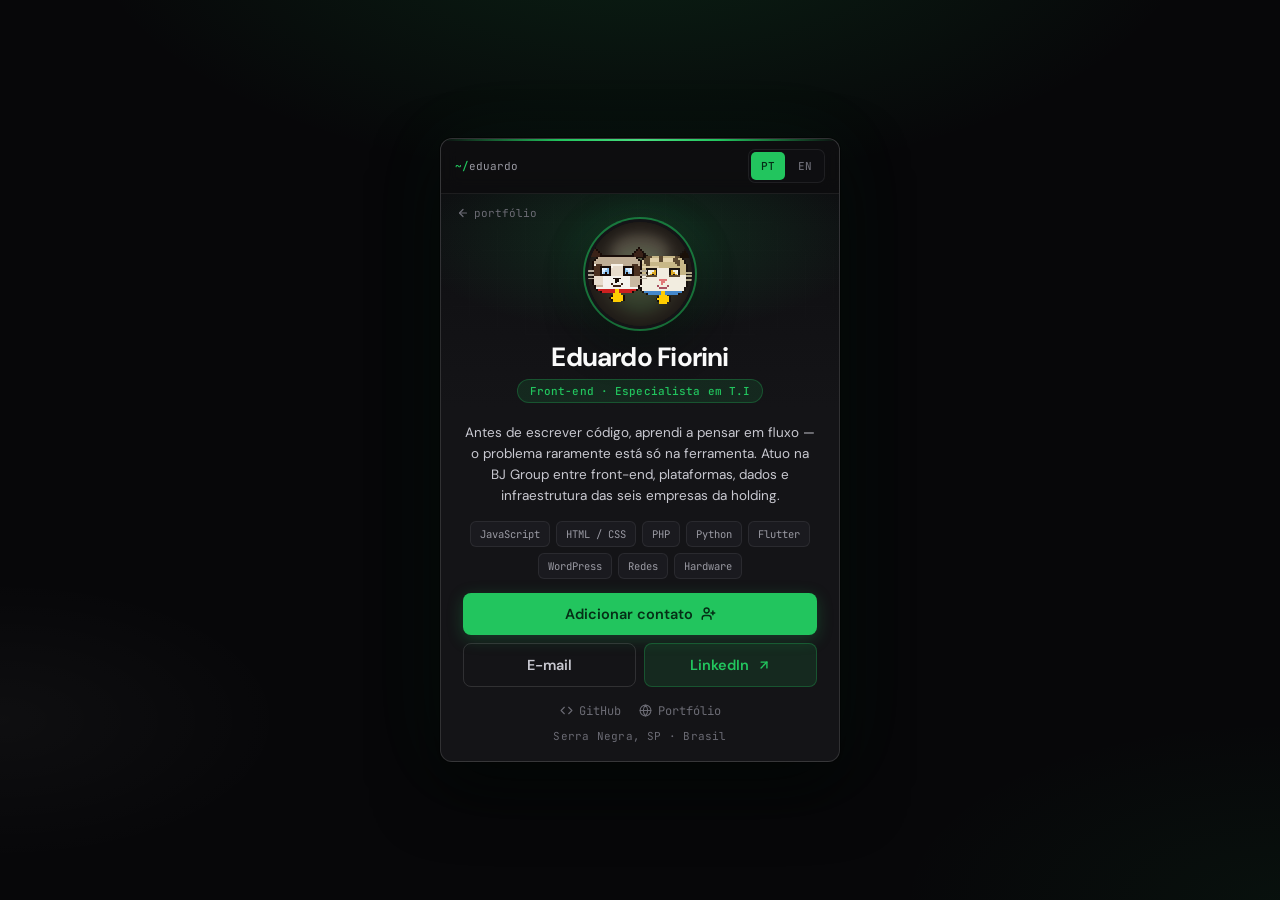
<file: contacts/index.html>
<!DOCTYPE html>
<html lang="pt-BR">
<head>
  <meta charset="utf-8">
  <meta name="viewport" content="width=device-width, initial-scale=1">
  <title>Eduardo Fiorini — Cartão de Contato</title>
  <meta name="description" content="Desenvolvedor Front-end · Especialista em T.I. Projetos em web, plataformas, dados e infraestrutura.">
  <meta property="og:title" content="Eduardo Fiorini — Front-end · T.I">
  <meta property="og:description" content="Antes de escrever código, aprendi a pensar em fluxo. Front-end, plataformas, dados e infra na BJ Group.">
  <meta property="og:image" content="https://f1orini.github.io/EduardoFiorini-Portfolio/img/og-banner.png">
  <meta property="og:type" content="profile">
  <meta property="og:url" content="https://f1orini.github.io/EduardoFiorini-Portfolio/contacts/">
  <link rel="icon" href="../img/favicon-apolo.svg" type="image/svg+xml">
  <link rel="apple-touch-icon" href="../img/favicon-apolo-120.png">
  <link rel="preconnect" href="https://fonts.googleapis.com">
  <link rel="preconnect" href="https://fonts.gstatic.com" crossorigin>
  <link href="https://fonts.googleapis.com/css2?family=DM+Sans:ital,opsz,wght@0,9..40,400;0,9..40,500;0,9..40,600;0,9..40,700;1,9..40,400&family=JetBrains+Mono:wght@400;500&display=swap" rel="stylesheet">
  <style>
    :root {
      --bg: #070709;
      --bg-2: #0e0e11;
      --surface: #141417;
      --surface-2: #1a1a1f;
      --border: rgba(255, 255, 255, 0.07);
      --border-2: rgba(255, 255, 255, 0.12);
      --text: #fafafa;
      --body: #c8c8d0;
      --muted: #9a9aa3;
      --dim: #6b6b74;
      --accent: #22c55e;
      --accent-soft: rgba(34, 197, 94, 0.12);
      --accent-mid: rgba(34, 197, 94, 0.28);
      --radius: 12px;
      --radius-sm: 8px;
      --mono: 'JetBrains Mono', ui-monospace, monospace;
      --sans: 'DM Sans', system-ui, sans-serif;
      --ease: cubic-bezier(0.22, 1, 0.36, 1);
    }

    * { box-sizing: border-box; }
    html, body {
      margin: 0;
      padding: 0;
      height: 100%;
      overflow: hidden;
    }
    html {
      -webkit-text-size-adjust: 100%;
      text-size-adjust: 100%;
    }
    :focus-visible {
      outline: 2px solid var(--accent);
      outline-offset: 2px;
    }

    body {
      font-family: var(--sans);
      display: flex;
      justify-content: center;
      align-items: center;
      height: 100dvh;
      padding: 16px;
      color: var(--text);
      -webkit-font-smoothing: antialiased;
      background:
        radial-gradient(ellipse 80% 55% at 50% -10%, rgba(34, 197, 94, 0.14), transparent 55%),
        radial-gradient(ellipse 60% 40% at 100% 100%, rgba(34, 197, 94, 0.05), transparent 50%),
        radial-gradient(ellipse 50% 35% at 0% 80%, rgba(255, 255, 255, 0.03), transparent 45%),
        var(--bg);
    }

    .card {
      position: relative;
      width: 100%;
      max-width: 400px;
      min-width: 0;
      max-height: calc(100dvh - 32px);
      background:
        linear-gradient(180deg, rgba(255,255,255,0.03) 0%, transparent 28%),
        var(--surface);
      border: 1px solid var(--border-2);
      border-radius: var(--radius);
      overflow: hidden;
      display: flex;
      flex-direction: column;
      box-shadow:
        0 0 0 1px rgba(0, 0, 0, 0.4),
        0 28px 64px rgba(0, 0, 0, 0.55),
        0 0 80px rgba(34, 197, 94, 0.06);
      animation: card-in 0.55s var(--ease) both;
    }

    .card::before {
      content: '';
      position: absolute;
      top: 0;
      left: 0;
      right: 0;
      height: 2px;
      background: linear-gradient(90deg, transparent 0%, var(--accent) 30%, #4ade80 50%, var(--accent) 70%, transparent 100%);
      z-index: 3;
    }

    @keyframes card-in {
      from { opacity: 0; transform: translateY(10px); }
      to   { opacity: 1; transform: translateY(0); }
    }

    .card-bar {
      position: relative;
      z-index: 2;
      display: flex;
      align-items: center;
      gap: 8px;
      padding: 10px 14px;
      background: rgba(7, 7, 9, 0.65);
      backdrop-filter: blur(8px);
      border-bottom: 1px solid var(--border);
      font-family: var(--mono);
      font-size: 11px;
    }
    .card-path { color: var(--muted); }
    .card-path b { color: var(--accent); font-weight: 500; }

    .lang-toggle {
      margin-left: auto;
      display: flex;
      gap: 3px;
      padding: 2px;
      border-radius: 7px;
      background: var(--bg-2);
      border: 1px solid var(--border);
    }
    .lang-toggle button {
      padding: 5px 10px;
      min-height: 28px;
      border-radius: 5px;
      font-family: var(--mono);
      font-size: 11px;
      font-weight: 500;
      cursor: pointer;
      border: none;
      background: transparent;
      color: var(--dim);
      transition: background 0.2s, color 0.2s;
    }
    .lang-toggle button.active {
      background: var(--accent);
      color: #052e16;
    }
    .lang-toggle button:not(.active):hover {
      color: var(--muted);
    }

    .card-body {
      position: relative;
      z-index: 1;
      flex: 1;
      min-height: 0;
      padding: 0 22px 18px;
      display: flex;
      flex-direction: column;
      gap: 14px;
      overflow: auto;
    }

    .portrait {
      position: relative;
      flex: 0 0 auto;
      width: calc(100% + 44px);
      margin: 0 -22px;
      padding: 28px 22px 0;
      overflow: hidden;
      display: flex;
      flex-direction: column;
      align-items: center;
      background:
        radial-gradient(ellipse 90% 70% at 50% 20%, rgba(34, 197, 94, 0.16), transparent 65%),
        linear-gradient(180deg, var(--bg-2) 0%, var(--surface) 100%);
    }

    .portrait::after {
      content: '';
      position: absolute;
      inset: 0;
      pointer-events: none;
      background-image:
        linear-gradient(rgba(255, 255, 255, 0.02) 1px, transparent 1px),
        linear-gradient(90deg, rgba(255, 255, 255, 0.02) 1px, transparent 1px);
      background-size: 28px 28px;
      -webkit-mask-image: radial-gradient(ellipse 80% 60% at 50% 30%, black, transparent);
      mask-image: radial-gradient(ellipse 80% 60% at 50% 30%, black, transparent);
      opacity: 0.7;
    }

    .back-link {
      position: absolute;
      top: 12px;
      left: 16px;
      z-index: 2;
      font-family: var(--mono);
      font-size: 11px;
      color: var(--dim);
      text-decoration: none;
      display: inline-flex;
      align-items: center;
      gap: 5px;
      transition: color 0.2s;
    }
    .back-link:hover { color: var(--accent); }

    .avatar {
      position: relative;
      z-index: 1;
      width: 104px;
      height: 104px;
      flex-shrink: 0;
      border-radius: 50%;
      overflow: hidden;
      background: #1c1814;
      box-shadow:
        0 0 0 3px var(--surface),
        0 0 0 5px color-mix(in srgb, var(--accent) 50%, transparent),
        0 16px 40px rgba(0, 0, 0, 0.5),
        0 0 48px rgba(34, 197, 94, 0.15);
    }

    .avatar img {
      display: block;
      width: 100%;
      height: 100%;
      object-fit: cover;
      image-rendering: pixelated;
      image-rendering: crisp-edges;
      user-select: none;
      pointer-events: none;
    }

    .name-block {
      position: relative;
      z-index: 1;
      text-align: center;
      display: flex;
      flex-direction: column;
      align-items: center;
      gap: 6px;
      padding: 16px 8px 4px;
      width: 100%;
    }
    .name-block h1 {
      margin: 0;
      font-family: var(--sans);
      font-size: 1.65rem;
      font-weight: 700;
      letter-spacing: -0.03em;
      line-height: 1.15;
      color: var(--text);
    }
    .name-block .role {
      margin: 0;
      font-family: var(--mono);
      font-size: 11px;
      font-weight: 500;
      color: var(--accent);
      background: var(--accent-soft);
      border: 1px solid var(--accent-mid);
      border-radius: 999px;
      padding: 4px 12px;
      letter-spacing: 0.01em;
    }

    .card-rest {
      display: flex;
      flex-direction: column;
      gap: 14px;
      flex-shrink: 0;
      padding-top: 2px;
    }

    .bio {
      margin: 0;
      font-size: 13.5px;
      line-height: 1.55;
      color: var(--body);
      text-align: center;
      max-width: 34em;
      margin-inline: auto;
    }

    .chips {
      display: flex;
      flex-wrap: wrap;
      gap: 6px;
      justify-content: center;
    }
    .chip {
      font-family: var(--mono);
      font-size: 10.5px;
      color: var(--muted);
      background: var(--surface-2);
      border: 1px solid var(--border);
      border-radius: 6px;
      padding: 5px 9px;
      transition: border-color 0.2s, color 0.2s;
    }
    .chip:hover {
      color: var(--accent);
      border-color: var(--accent-mid);
    }

    .ctas {
      display: flex;
      flex-direction: column;
      gap: 8px;
      width: 100%;
    }
    .cta-row {
      display: flex;
      gap: 8px;
      width: 100%;
    }
    .cta {
      display: flex;
      align-items: center;
      justify-content: center;
      gap: 8px;
      width: 100%;
      padding: 12px 14px;
      border-radius: var(--radius-sm);
      font-family: var(--sans);
      font-weight: 600;
      font-size: 14.5px;
      text-decoration: none;
      color: inherit;
      transition: transform 0.2s var(--ease), opacity 0.2s, box-shadow 0.2s;
    }
    .cta-row .cta {
      flex: 1;
      min-width: 0;
    }
    .cta:hover {
      transform: translateY(-1px);
    }
    .cta:active {
      transform: translateY(0);
    }

    .cta-primary {
      background: var(--accent);
      color: #052e16;
      box-shadow: 0 4px 16px rgba(34, 197, 94, 0.25);
    }
    .cta-primary:hover {
      box-shadow: 0 6px 20px rgba(34, 197, 94, 0.35);
    }

    .cta-ghost {
      background: transparent;
      color: var(--body);
      border: 1px solid var(--border-2);
    }
    .cta-ghost:hover {
      border-color: rgba(255, 255, 255, 0.22);
      color: var(--text);
    }

    .cta-accent {
      background: var(--accent-soft);
      color: var(--accent);
      border: 1px solid var(--accent-mid);
    }

    .footer-meta {
      display: flex;
      flex-direction: column;
      align-items: center;
      gap: 10px;
      padding-top: 2px;
    }

    .secondary {
      display: flex;
      gap: 18px;
      justify-content: center;
      align-items: center;
      flex-wrap: wrap;
    }
    .secondary a {
      display: flex;
      align-items: center;
      gap: 6px;
      color: var(--dim);
      font-family: var(--mono);
      font-size: 12px;
      text-decoration: none;
      transition: color 0.2s;
    }
    .secondary a:hover { color: var(--accent); }

    .location {
      margin: 0;
      text-align: center;
      font-family: var(--mono);
      font-size: 11px;
      color: var(--dim);
      letter-spacing: 0.02em;
    }

    [data-i18n][hidden] { display: none; }

    @media (prefers-reduced-motion: reduce) {
      .card { animation: none; }
    }

    @media (max-height: 720px) {
      .avatar {
        width: 84px;
        height: 84px;
      }
      .portrait { padding-top: 22px; }
      .name-block { padding-top: 12px; }
      .name-block h1 { font-size: 1.4rem; }
      .bio { font-size: 12.5px; line-height: 1.45; }
      .card-body { gap: 11px; padding-bottom: 14px; }
      .card-rest { gap: 11px; }
      .cta { padding: 10px 12px; font-size: 14px; }
    }

    @media (max-height: 600px) {
      .chips { display: none; }
      .bio {
        display: -webkit-box;
        -webkit-line-clamp: 3;
        -webkit-box-orient: vertical;
        overflow: hidden;
      }
    }
  </style>
</head>
<body>
  <main class="card">
    <div class="card-bar">
      <span class="card-path"><b>~/</b>eduardo</span>
      <div class="lang-toggle" role="group" aria-label="Idioma / Language">
        <button type="button" id="btn-pt" aria-pressed="true">PT</button>
        <button type="button" id="btn-en" aria-pressed="false">EN</button>
      </div>
    </div>

    <div class="card-body">
      <div class="portrait">
        <a class="back-link" href="../">
          <svg width="12" height="12" viewBox="0 0 24 24" fill="none" stroke="currentColor" stroke-width="2.4" stroke-linecap="round" stroke-linejoin="round" aria-hidden="true"><line x1="19" y1="12" x2="5" y2="12"></line><polyline points="12 19 5 12 12 5"></polyline></svg>
          <span data-i18n="pt">portfólio</span><span data-i18n="en" hidden>portfolio</span>
        </a>

        <div class="avatar" role="img" aria-label="Apolo e Frajola">
          <img src="../img/perfil-apolo-frajola.png" alt="" width="512" height="512" decoding="async">
        </div>

        <div class="name-block">
          <h1>Eduardo Fiorini</h1>
          <p class="role">
            <span data-i18n="pt">Front-end · Especialista em T.I</span>
            <span data-i18n="en" hidden>Front-end · IT Specialist</span>
          </p>
        </div>
      </div>

      <div class="card-rest">
        <p class="bio">
          <span data-i18n="pt">Antes de escrever código, aprendi a pensar em fluxo — o problema raramente está só na ferramenta. Atuo na BJ Group entre front-end, plataformas, dados e infraestrutura das seis empresas da holding.</span>
          <span data-i18n="en" hidden>Before writing code, I learned to think in flows — the problem rarely sits only in the tool. At BJ Group I work across front-end, platforms, data and infrastructure for the holding’s six companies.</span>
        </p>

        <div class="chips">
          <span class="chip">JavaScript</span>
          <span class="chip">HTML / CSS</span>
          <span class="chip">PHP</span>
          <span class="chip">Python</span>
          <span class="chip">Flutter</span>
          <span class="chip">WordPress</span>
          <span class="chip">Redes</span>
          <span class="chip">Hardware</span>
        </div>

        <div class="ctas">
          <a class="cta cta-primary" href="eduardo-fiorini.vcf" download="eduardo-fiorini.vcf" type="text/vcard">
            <span data-i18n="pt">Adicionar contato</span><span data-i18n="en" hidden>Add to contacts</span>
            <svg width="15" height="15" viewBox="0 0 24 24" fill="none" stroke="currentColor" stroke-width="2.4" stroke-linecap="round" stroke-linejoin="round" aria-hidden="true"><path d="M16 21v-2a4 4 0 0 0-4-4H6a4 4 0 0 0-4 4v2"></path><circle cx="9" cy="7" r="4"></circle><line x1="19" y1="8" x2="19" y2="14"></line><line x1="22" y1="11" x2="16" y2="11"></line></svg>
          </a>
          <div class="cta-row">
            <a class="cta cta-ghost" href="mailto:edu.fiorini.sn@gmail.com">
              <span data-i18n="pt">E-mail</span><span data-i18n="en" hidden>Email</span>
            </a>
            <a class="cta cta-accent" href="https://www.linkedin.com/in/eduardo-fiorini" target="_blank" rel="noopener">
              LinkedIn
              <svg width="14" height="14" viewBox="0 0 24 24" fill="none" stroke="currentColor" stroke-width="2.4" stroke-linecap="round" stroke-linejoin="round" aria-hidden="true"><line x1="7" y1="17" x2="17" y2="7"></line><polyline points="7 7 17 7 17 17"></polyline></svg>
            </a>
          </div>
        </div>

        <div class="footer-meta">
          <div class="secondary">
            <a href="https://github.com/F1orini" target="_blank" rel="noopener">
              <svg width="13" height="13" viewBox="0 0 24 24" fill="none" stroke="currentColor" stroke-width="2" stroke-linecap="round" stroke-linejoin="round" aria-hidden="true"><polyline points="16 18 22 12 16 6"></polyline><polyline points="8 6 2 12 8 18"></polyline></svg>
              GitHub
            </a>
            <a href="../">
              <svg width="13" height="13" viewBox="0 0 24 24" fill="none" stroke="currentColor" stroke-width="2" stroke-linecap="round" stroke-linejoin="round" aria-hidden="true"><circle cx="12" cy="12" r="10"></circle><line x1="2" y1="12" x2="22" y2="12"></line><path d="M12 2a15.3 15.3 0 0 1 4 10 15.3 15.3 0 0 1-4 10 15.3 15.3 0 0 1-4-10 15.3 15.3 0 0 1 4-10z"></path></svg>
              <span data-i18n="pt">Portfólio</span><span data-i18n="en" hidden>Portfolio</span>
            </a>
          </div>
          <p class="location">
            <span data-i18n="pt">Serra Negra, SP · Brasil</span>
            <span data-i18n="en" hidden>Serra Negra, SP · Brazil</span>
          </p>
        </div>
      </div>
    </div>
  </main>

  <script>
    (function () {
      var btnPt = document.getElementById('btn-pt');
      var btnEn = document.getElementById('btn-en');
      var ptNodes = document.querySelectorAll('[data-i18n="pt"]');
      var enNodes = document.querySelectorAll('[data-i18n="en"]');

      function setLang(lang) {
        var isPt = lang === 'pt';
        ptNodes.forEach(function (el) { el.hidden = !isPt; });
        enNodes.forEach(function (el) { el.hidden = isPt; });
        btnPt.classList.toggle('active', isPt);
        btnEn.classList.toggle('active', !isPt);
        btnPt.setAttribute('aria-pressed', String(isPt));
        btnEn.setAttribute('aria-pressed', String(!isPt));
        document.documentElement.lang = isPt ? 'pt-BR' : 'en';
        try { localStorage.setItem('ef-lang', lang); } catch (e) {}
      }

      btnPt.addEventListener('click', function () { setLang('pt'); });
      btnEn.addEventListener('click', function () { setLang('en'); });

      var saved = null;
      try { saved = localStorage.getItem('ef-lang'); } catch (e) {}
      setLang(saved === 'en' ? 'en' : 'pt');
    })();
  </script>
</body>
</html>
</file>
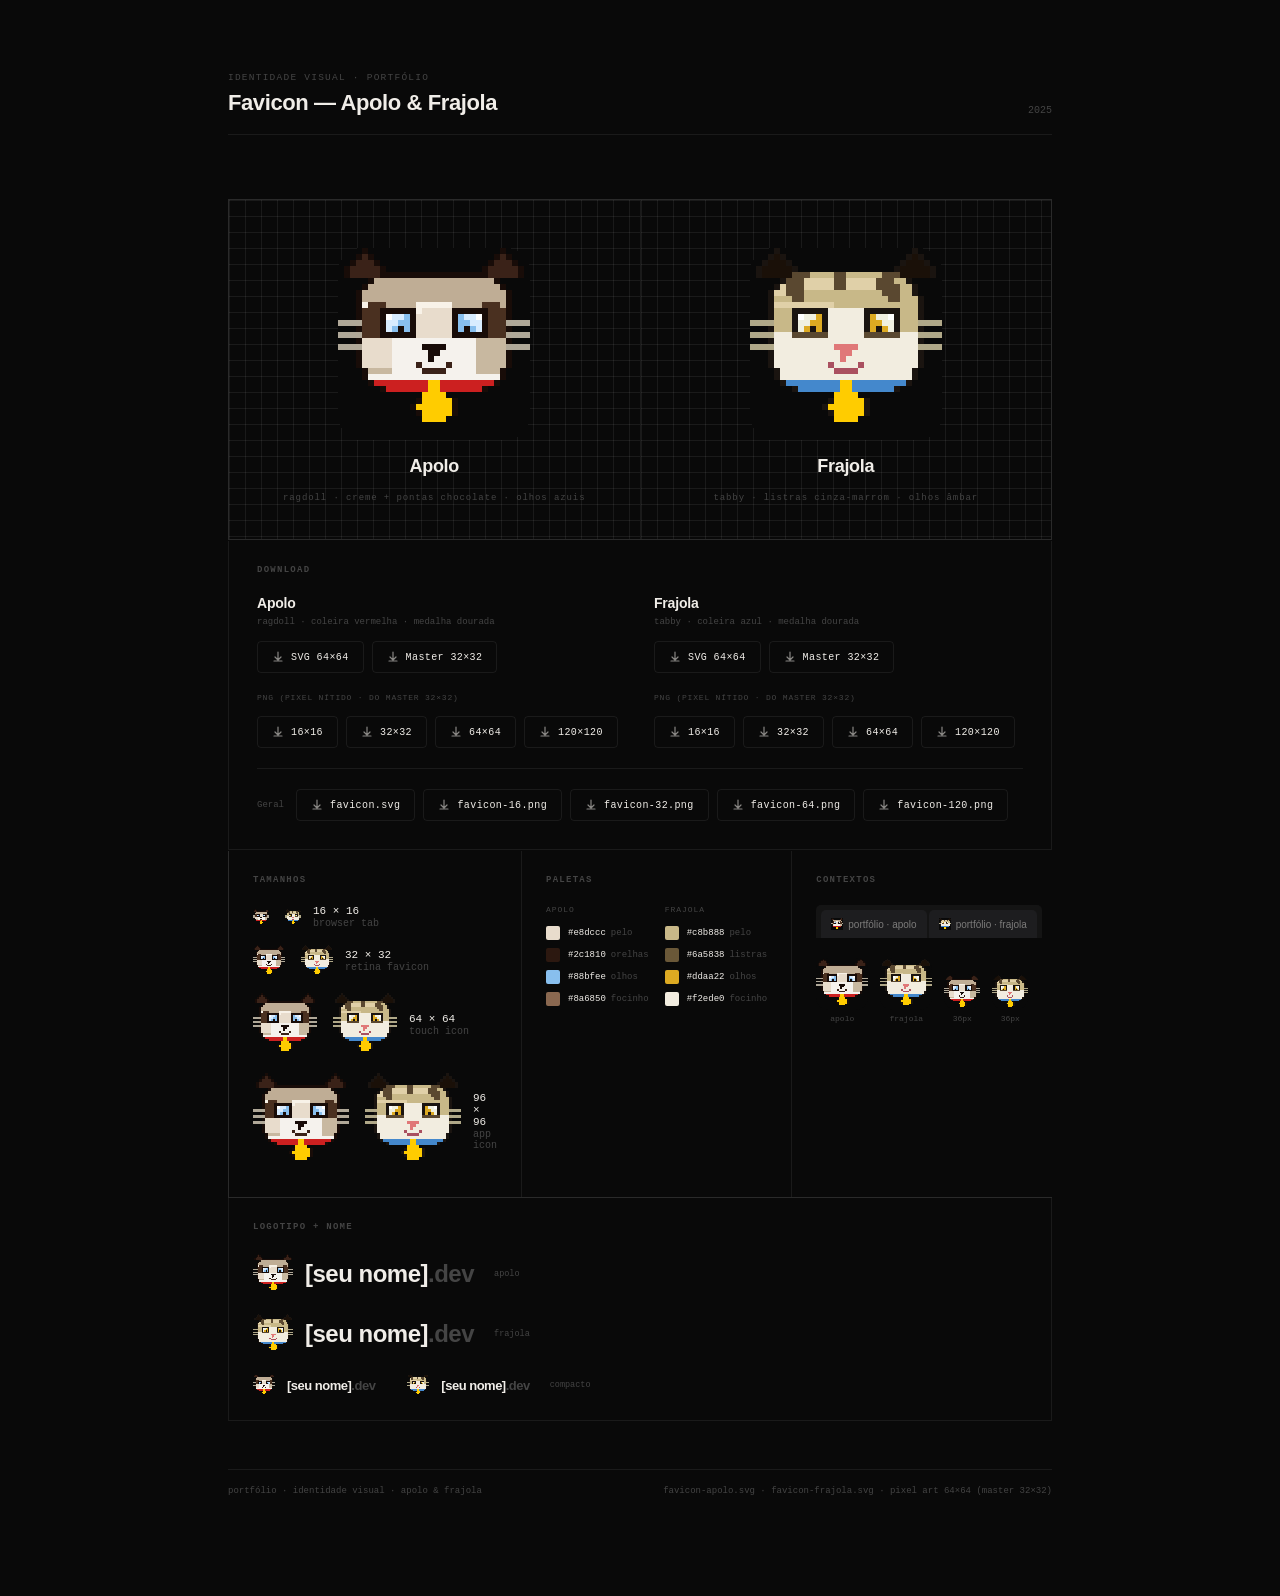
<file: abertura-pagina/Favicon Showcase.html>
<!DOCTYPE html>
<html lang="pt-BR">
<head>
  <meta charset="UTF-8">
  <meta name="viewport" content="width=device-width, initial-scale=1.0">
  <title>Identidade Visual — Apolo &amp; Frajola</title>
  <link rel="icon" href="favicon-apolo.svg" type="image/svg+xml">
  <style>
    *, *::before, *::after { box-sizing: border-box; margin: 0; padding: 0; }
    :root {
      --bg:     #090909;
      --border: rgba(255,255,255,0.07);
      --text:   #f0ede8;
      --muted:  #444;
      --mono:   'Courier New', Courier, monospace;
    }
    html, body {
      min-height: 100%;
      background: var(--bg);
      color: var(--text);
      font-family: -apple-system, BlinkMacSystemFont, 'Helvetica Neue', Helvetica, sans-serif;
      -webkit-font-smoothing: antialiased;
    }
    .page { max-width: 920px; margin: 0 auto; padding: 72px 48px 100px; }

    .hd {
      display: flex; align-items: flex-end; justify-content: space-between;
      border-bottom: 1px solid var(--border);
      padding-bottom: 18px; margin-bottom: 64px;
    }
    .hd small {
      display: block; font-family: var(--mono); font-size: 9.5px;
      letter-spacing: 0.13em; text-transform: uppercase;
      color: var(--muted); margin-bottom: 7px;
    }
    .hd h1 { font-size: 22px; font-weight: 600; letter-spacing: -0.4px; }
    .hd .yr { font-family: var(--mono); font-size: 10px; color: var(--muted); }

    /* ── HERO 2 CATS SIDE BY SIDE ── */
    .heroes {
      display: grid;
      grid-template-columns: 1fr 1fr;
      gap: 1px;
      background: var(--border);
      border: 1px solid var(--border);
      margin-bottom: 1px;
    }
    .hero-card {
      background: var(--bg);
      display: flex;
      flex-direction: column;
      align-items: center;
      padding: 48px 32px 36px;
      gap: 16px;
      position: relative;
    }
    .hero-card::before {
      content: '';
      position: absolute;
      inset: 0;
      background-image:
        linear-gradient(var(--border) 1px, transparent 1px),
        linear-gradient(90deg, var(--border) 1px, transparent 1px);
      background-size: 16px 16px;
      pointer-events: none;
    }
    .hero-icon {
      position: relative;
      z-index: 1;
      image-rendering: pixelated;
      image-rendering: crisp-edges;
    }
    .cat-name {
      position: relative; z-index: 1;
      font-size: 18px;
      font-weight: 600;
      letter-spacing: -0.3px;
    }
    .cat-sub {
      position: relative; z-index: 1;
      font-family: var(--mono);
      font-size: 9px;
      color: var(--muted);
      letter-spacing: 0.1em;
      text-align: center;
    }

    /* ── DETAIL GRID ── */
    .grid {
      display: grid;
      grid-template-columns: 1fr 1fr 1fr;
      gap: 1px;
      background: var(--border);
      border: 1px solid var(--border);
      border-top: none;
    }
    .card { background: var(--bg); padding: 24px 24px 28px; }
    .card h2 {
      font-family: var(--mono); font-size: 9px;
      letter-spacing: 0.14em; text-transform: uppercase;
      color: var(--muted); margin-bottom: 20px;
    }

    /* SIZES */
    .sizes { display: flex; flex-direction: column; gap: 16px; }
    .sz { display: flex; align-items: center; gap: 12px; }
    .sz img {
      flex-shrink: 0;
      image-rendering: pixelated;
      image-rendering: crisp-edges;
    }
    .sz-info { font-family: var(--mono); font-size: 10px; }
    .sz-info .px  { display: block; color: var(--text); font-size: 11px; margin-bottom: 1px; }
    .sz-info .lbl { color: var(--muted); }

    /* PALETTES */
    .palettes {
      display: grid;
      grid-template-columns: 1fr 1fr;
      gap: 16px;
    }
    .pal-col { display: flex; flex-direction: column; gap: 8px; }
    .pal-label {
      font-family: var(--mono); font-size: 8px;
      letter-spacing: 0.12em; text-transform: uppercase;
      color: var(--muted); margin-bottom: 4px;
    }
    .sw { display: flex; align-items: center; gap: 8px; }
    .sw-dot { width: 14px; height: 14px; border-radius: 2px; flex-shrink: 0; }
    .sw-text { font-family: var(--mono); font-size: 9px; display: flex; gap: 5px; }
    .sw-text .hex { color: var(--text); }
    .sw-text .nm  { color: var(--muted); }

    /* CONTEXT */
    .ctx-tab-bar {
      background: #141414; border-radius: 5px 5px 0 0;
      padding: 5px 5px 0; display: flex; gap: 2px;
    }
    .ctx-tab {
      background: #1d1d1f; border-radius: 5px 5px 0 0;
      padding: 0 10px; display: flex; align-items: center; gap: 5px; height: 28px;
    }
    .ctx-tab img {
      width: 12px; height: 12px; flex-shrink: 0;
      image-rendering: pixelated;
    }
    .ctx-tab span {
      font-size: 10px; color: rgba(240,237,232,0.45);
      white-space: nowrap; overflow: hidden; text-overflow: ellipsis; max-width: 80px;
    }
    .ctx-apps { display: flex; gap: 12px; margin-top: 20px; align-items: flex-end; }
    .ctx-app { border-radius: 12px; overflow: hidden; flex-shrink: 0; }
    .ctx-app img { display: block; image-rendering: pixelated; }
    .ctx-app-lbl { font-family: var(--mono); font-size: 8px; color: var(--muted); margin-top: 4px; text-align: center; }

    /* WORDMARK */
    .wm-card {
      background: var(--bg);
      border: 1px solid var(--border);
      border-top: none;
      padding: 24px;
    }
    .wm-card h2 {
      font-family: var(--mono); font-size: 9px;
      letter-spacing: 0.14em; text-transform: uppercase;
      color: var(--muted); margin-bottom: 22px;
    }
    .wm-rows { display: flex; flex-direction: column; gap: 20px; }
    .wm-row { display: flex; align-items: center; gap: 12px; }
    .wm-row img { flex-shrink: 0; image-rendering: pixelated; }
    .wm-name { font-weight: 600; letter-spacing: -0.5px; color: var(--text); }
    .wm-name em { font-style: normal; color: var(--muted); }
    .wm-tag { font-family: var(--mono); font-size: 8.5px; color: var(--muted); margin-left: 8px; }

    /* FOOTER */
    .ft {
      margin-top: 48px;
      display: flex; justify-content: space-between; align-items: center;
      padding-top: 16px; border-top: 1px solid var(--border);
    }
    .ft span { font-family: var(--mono); font-size: 9px; color: var(--muted); }

    /* DOWNLOADS */
    .downloads {
      border: 1px solid var(--border);
      border-top: none;
      background: var(--bg);
      padding: 24px 28px 28px;
      margin-bottom: 1px;
    }
    .downloads h2 {
      font-family: var(--mono); font-size: 9px;
      letter-spacing: 0.14em; text-transform: uppercase;
      color: var(--muted); margin-bottom: 20px;
    }
    .dl-grid {
      display: grid;
      grid-template-columns: 1fr 1fr;
      gap: 28px;
    }
    .dl-group { display: flex; flex-direction: column; gap: 10px; }
    .dl-group h3 {
      font-size: 14px; font-weight: 600;
      letter-spacing: -0.2px;
    }
    .dl-group p {
      font-family: var(--mono); font-size: 9px;
      color: var(--muted); margin-top: -4px;
    }
    .dl-btns { display: flex; flex-wrap: wrap; gap: 8px; margin-top: 4px; }
    .dl-row-label {
      font-family: var(--mono); font-size: 8px;
      letter-spacing: 0.1em; text-transform: uppercase;
      color: var(--muted); margin-top: 10px;
    }
    .dl-btn {
      display: inline-flex; align-items: center; gap: 7px;
      font-family: var(--mono); font-size: 10px;
      letter-spacing: 0.04em;
      padding: 9px 14px;
      border: 1px solid var(--border);
      border-radius: 4px;
      color: var(--text);
      text-decoration: none;
      background: transparent;
      cursor: pointer;
      transition: border-color 0.15s, background 0.15s;
    }
    .dl-btn:hover {
      border-color: rgba(255,255,255,0.18);
      background: rgba(255,255,255,0.04);
    }
    .dl-btn svg { flex-shrink: 0; opacity: 0.55; }
    .dl-all {
      margin-top: 20px;
      padding-top: 20px;
      border-top: 1px solid var(--border);
      display: flex; flex-wrap: wrap; gap: 8px; align-items: center;
    }
    .dl-all span {
      font-family: var(--mono); font-size: 9px;
      color: var(--muted); margin-right: 4px;
    }
  </style>
</head>
<body>
<div class="page">

  <header class="hd">
    <div>
      <small>identidade visual · portfólio</small>
      <h1>Favicon — Apolo &amp; Frajola</h1>
    </div>
    <span class="yr">2025</span>
  </header>

  <!-- ── HERO: dois gatinhos lado a lado ── -->
  <div class="heroes">

    <div class="hero-card">
      <img class="hero-icon" src="favicon-apolo.svg"
           width="192" height="192" alt="Apolo">
      <span class="cat-name">Apolo</span>
      <span class="cat-sub">ragdoll · creme + pontas chocolate · olhos azuis</span>
    </div>

    <div class="hero-card">
      <img class="hero-icon" src="favicon-frajola.svg"
           width="192" height="192" alt="Frajola">
      <span class="cat-name">Frajola</span>
      <span class="cat-sub">tabby · listras cinza-marrom · olhos âmbar</span>
    </div>

  </div>

  <!-- ── DOWNLOAD ── -->
  <section class="downloads">
    <h2>Download</h2>
    <div class="dl-grid">

      <div class="dl-group">
        <h3>Apolo</h3>
        <p>ragdoll · coleira vermelha · medalha dourada</p>
        <div class="dl-btns">
          <a class="dl-btn" href="favicon-apolo.svg" download="favicon-apolo.svg">
            <svg width="12" height="12" viewBox="0 0 12 12" fill="none" aria-hidden="true"><path d="M6 1v7M3 6l3 3 3-3M2 10h8" stroke="currentColor" stroke-width="1.2" stroke-linecap="round" stroke-linejoin="round"/></svg>
            SVG 64×64
          </a>
          <a class="dl-btn" href="favicon-apolo-32.svg" download="favicon-apolo-32.svg">
            <svg width="12" height="12" viewBox="0 0 12 12" fill="none" aria-hidden="true"><path d="M6 1v7M3 6l3 3 3-3M2 10h8" stroke="currentColor" stroke-width="1.2" stroke-linecap="round" stroke-linejoin="round"/></svg>
            Master 32×32
          </a>
        </div>
        <span class="dl-row-label">PNG (pixel nítido · do master 32×32)</span>
        <div class="dl-btns">
          <a class="dl-btn" href="favicon-apolo-16.png" download="favicon-apolo-16.png">
            <svg width="12" height="12" viewBox="0 0 12 12" fill="none" aria-hidden="true"><path d="M6 1v7M3 6l3 3 3-3M2 10h8" stroke="currentColor" stroke-width="1.2" stroke-linecap="round" stroke-linejoin="round"/></svg>
            16×16
          </a>
          <a class="dl-btn" href="favicon-apolo-32.png" download="favicon-apolo-32.png">
            <svg width="12" height="12" viewBox="0 0 12 12" fill="none" aria-hidden="true"><path d="M6 1v7M3 6l3 3 3-3M2 10h8" stroke="currentColor" stroke-width="1.2" stroke-linecap="round" stroke-linejoin="round"/></svg>
            32×32
          </a>
          <a class="dl-btn" href="favicon-apolo-64.png" download="favicon-apolo-64.png">
            <svg width="12" height="12" viewBox="0 0 12 12" fill="none" aria-hidden="true"><path d="M6 1v7M3 6l3 3 3-3M2 10h8" stroke="currentColor" stroke-width="1.2" stroke-linecap="round" stroke-linejoin="round"/></svg>
            64×64
          </a>
          <a class="dl-btn" href="favicon-apolo-120.png" download="favicon-apolo-120.png">
            <svg width="12" height="12" viewBox="0 0 12 12" fill="none" aria-hidden="true"><path d="M6 1v7M3 6l3 3 3-3M2 10h8" stroke="currentColor" stroke-width="1.2" stroke-linecap="round" stroke-linejoin="round"/></svg>
            120×120
          </a>
        </div>
      </div>

      <div class="dl-group">
        <h3>Frajola</h3>
        <p>tabby · coleira azul · medalha dourada</p>
        <div class="dl-btns">
          <a class="dl-btn" href="favicon-frajola.svg" download="favicon-frajola.svg">
            <svg width="12" height="12" viewBox="0 0 12 12" fill="none" aria-hidden="true"><path d="M6 1v7M3 6l3 3 3-3M2 10h8" stroke="currentColor" stroke-width="1.2" stroke-linecap="round" stroke-linejoin="round"/></svg>
            SVG 64×64
          </a>
          <a class="dl-btn" href="favicon-frajola-32.svg" download="favicon-frajola-32.svg">
            <svg width="12" height="12" viewBox="0 0 12 12" fill="none" aria-hidden="true"><path d="M6 1v7M3 6l3 3 3-3M2 10h8" stroke="currentColor" stroke-width="1.2" stroke-linecap="round" stroke-linejoin="round"/></svg>
            Master 32×32
          </a>
        </div>
        <span class="dl-row-label">PNG (pixel nítido · do master 32×32)</span>
        <div class="dl-btns">
          <a class="dl-btn" href="favicon-frajola-16.png" download="favicon-frajola-16.png">
            <svg width="12" height="12" viewBox="0 0 12 12" fill="none" aria-hidden="true"><path d="M6 1v7M3 6l3 3 3-3M2 10h8" stroke="currentColor" stroke-width="1.2" stroke-linecap="round" stroke-linejoin="round"/></svg>
            16×16
          </a>
          <a class="dl-btn" href="favicon-frajola-32.png" download="favicon-frajola-32.png">
            <svg width="12" height="12" viewBox="0 0 12 12" fill="none" aria-hidden="true"><path d="M6 1v7M3 6l3 3 3-3M2 10h8" stroke="currentColor" stroke-width="1.2" stroke-linecap="round" stroke-linejoin="round"/></svg>
            32×32
          </a>
          <a class="dl-btn" href="favicon-frajola-64.png" download="favicon-frajola-64.png">
            <svg width="12" height="12" viewBox="0 0 12 12" fill="none" aria-hidden="true"><path d="M6 1v7M3 6l3 3 3-3M2 10h8" stroke="currentColor" stroke-width="1.2" stroke-linecap="round" stroke-linejoin="round"/></svg>
            64×64
          </a>
          <a class="dl-btn" href="favicon-frajola-120.png" download="favicon-frajola-120.png">
            <svg width="12" height="12" viewBox="0 0 12 12" fill="none" aria-hidden="true"><path d="M6 1v7M3 6l3 3 3-3M2 10h8" stroke="currentColor" stroke-width="1.2" stroke-linecap="round" stroke-linejoin="round"/></svg>
            120×120
          </a>
        </div>
      </div>

    </div>
    <div class="dl-all">
      <span>Geral</span>
      <a class="dl-btn" href="favicon.svg" download="favicon.svg">
        <svg width="12" height="12" viewBox="0 0 12 12" fill="none" aria-hidden="true"><path d="M6 1v7M3 6l3 3 3-3M2 10h8" stroke="currentColor" stroke-width="1.2" stroke-linecap="round" stroke-linejoin="round"/></svg>
        favicon.svg
      </a>
      <a class="dl-btn" href="favicon-16.png" download="favicon-16.png">
        <svg width="12" height="12" viewBox="0 0 12 12" fill="none" aria-hidden="true"><path d="M6 1v7M3 6l3 3 3-3M2 10h8" stroke="currentColor" stroke-width="1.2" stroke-linecap="round" stroke-linejoin="round"/></svg>
        favicon-16.png
      </a>
      <a class="dl-btn" href="favicon-32.png" download="favicon-32.png">
        <svg width="12" height="12" viewBox="0 0 12 12" fill="none" aria-hidden="true"><path d="M6 1v7M3 6l3 3 3-3M2 10h8" stroke="currentColor" stroke-width="1.2" stroke-linecap="round" stroke-linejoin="round"/></svg>
        favicon-32.png
      </a>
      <a class="dl-btn" href="favicon-64.png" download="favicon-64.png">
        <svg width="12" height="12" viewBox="0 0 12 12" fill="none" aria-hidden="true"><path d="M6 1v7M3 6l3 3 3-3M2 10h8" stroke="currentColor" stroke-width="1.2" stroke-linecap="round" stroke-linejoin="round"/></svg>
        favicon-64.png
      </a>
      <a class="dl-btn" href="favicon-120.png" download="favicon-120.png">
        <svg width="12" height="12" viewBox="0 0 12 12" fill="none" aria-hidden="true"><path d="M6 1v7M3 6l3 3 3-3M2 10h8" stroke="currentColor" stroke-width="1.2" stroke-linecap="round" stroke-linejoin="round"/></svg>
        favicon-120.png
      </a>
    </div>
  </section>

  <!-- ── DETAIL GRID ── -->
  <div class="grid">

    <!-- SIZES -->
    <div class="card">
      <h2>Tamanhos</h2>
      <div class="sizes">
        <div class="sz">
          <img src="favicon-apolo.svg" width="16" height="16" alt="">
          <img src="favicon-frajola.svg" width="16" height="16" alt="" style="margin-left:4px">
          <div class="sz-info"><span class="px">16 × 16</span><span class="lbl">browser tab</span></div>
        </div>
        <div class="sz">
          <img src="favicon-apolo.svg" width="32" height="32" alt="">
          <img src="favicon-frajola.svg" width="32" height="32" alt="" style="margin-left:4px">
          <div class="sz-info"><span class="px">32 × 32</span><span class="lbl">retina favicon</span></div>
        </div>
        <div class="sz">
          <img src="favicon-apolo.svg" width="64" height="64" alt="">
          <img src="favicon-frajola.svg" width="64" height="64" alt="" style="margin-left:4px">
          <div class="sz-info"><span class="px">64 × 64</span><span class="lbl">touch icon</span></div>
        </div>
        <div class="sz">
          <img src="favicon-apolo.svg" width="96" height="96" alt="">
          <img src="favicon-frajola.svg" width="96" height="96" alt="" style="margin-left:4px">
          <div class="sz-info"><span class="px">96 × 96</span><span class="lbl">app icon</span></div>
        </div>
      </div>
    </div>

    <!-- PALETTES -->
    <div class="card">
      <h2>Paletas</h2>
      <div class="palettes">
        <div class="pal-col">
          <div class="pal-label">Apolo</div>
          <div class="sw"><div class="sw-dot" style="background:#e8dccc"></div><div class="sw-text"><span class="hex">#e8dccc</span><span class="nm">pelo</span></div></div>
          <div class="sw"><div class="sw-dot" style="background:#2c1810"></div><div class="sw-text"><span class="hex">#2c1810</span><span class="nm">orelhas</span></div></div>
          <div class="sw"><div class="sw-dot" style="background:#88bfee"></div><div class="sw-text"><span class="hex">#88bfee</span><span class="nm">olhos</span></div></div>
          <div class="sw"><div class="sw-dot" style="background:#8a6850"></div><div class="sw-text"><span class="hex">#8a6850</span><span class="nm">focinho</span></div></div>
        </div>
        <div class="pal-col">
          <div class="pal-label">Frajola</div>
          <div class="sw"><div class="sw-dot" style="background:#c8b888"></div><div class="sw-text"><span class="hex">#c8b888</span><span class="nm">pelo</span></div></div>
          <div class="sw"><div class="sw-dot" style="background:#6a5838"></div><div class="sw-text"><span class="hex">#6a5838</span><span class="nm">listras</span></div></div>
          <div class="sw"><div class="sw-dot" style="background:#ddaa22"></div><div class="sw-text"><span class="hex">#ddaa22</span><span class="nm">olhos</span></div></div>
          <div class="sw"><div class="sw-dot" style="background:#f2ede0"></div><div class="sw-text"><span class="hex">#f2ede0</span><span class="nm">focinho</span></div></div>
        </div>
      </div>
    </div>

    <!-- CONTEXT -->
    <div class="card">
      <h2>Contextos</h2>
      <div class="ctx-tab-bar">
        <div class="ctx-tab">
          <img src="favicon-apolo.svg" alt="">
          <span>portfólio · apolo</span>
        </div>
        <div class="ctx-tab">
          <img src="favicon-frajola.svg" alt="">
          <span>portfólio · frajola</span>
        </div>
      </div>
      <div class="ctx-apps">
        <div>
          <div class="ctx-app" style="width:52px;height:52px">
            <img src="favicon-apolo.svg" width="52" height="52" alt="">
          </div>
          <div class="ctx-app-lbl">apolo</div>
        </div>
        <div>
          <div class="ctx-app" style="width:52px;height:52px">
            <img src="favicon-frajola.svg" width="52" height="52" alt="">
          </div>
          <div class="ctx-app-lbl">frajola</div>
        </div>
        <div>
          <div class="ctx-app" style="width:36px;height:36px">
            <img src="favicon-apolo.svg" width="36" height="36" alt="">
          </div>
          <div class="ctx-app-lbl">36px</div>
        </div>
        <div>
          <div class="ctx-app" style="width:36px;height:36px">
            <img src="favicon-frajola.svg" width="36" height="36" alt="">
          </div>
          <div class="ctx-app-lbl">36px</div>
        </div>
      </div>
    </div>

  </div>

  <!-- ── WORDMARK ── -->
  <div class="wm-card">
    <h2>Logotipo + Nome</h2>
    <div class="wm-rows">
      <div class="wm-row">
        <img src="favicon-apolo.svg" width="40" height="40" alt="">
        <span class="wm-name" style="font-size:24px">[seu nome]<em>.dev</em></span>
        <span class="wm-tag">apolo</span>
      </div>
      <div class="wm-row">
        <img src="favicon-frajola.svg" width="40" height="40" alt="">
        <span class="wm-name" style="font-size:24px">[seu nome]<em>.dev</em></span>
        <span class="wm-tag">frajola</span>
      </div>
      <div class="wm-row">
        <img src="favicon-apolo.svg" width="22" height="22" alt="">
        <span class="wm-name" style="font-size:13px">[seu nome]<em>.dev</em></span>
        <img src="favicon-frajola.svg" width="22" height="22" alt="" style="margin-left:20px">
        <span class="wm-name" style="font-size:13px">[seu nome]<em>.dev</em></span>
        <span class="wm-tag">compacto</span>
      </div>
    </div>
  </div>

  <footer class="ft">
    <span>portfólio · identidade visual · apolo &amp; frajola</span>
    <span>favicon-apolo.svg · favicon-frajola.svg · pixel art 64×64 (master 32×32)</span>
  </footer>

</div>
</body>
</html>
</file>
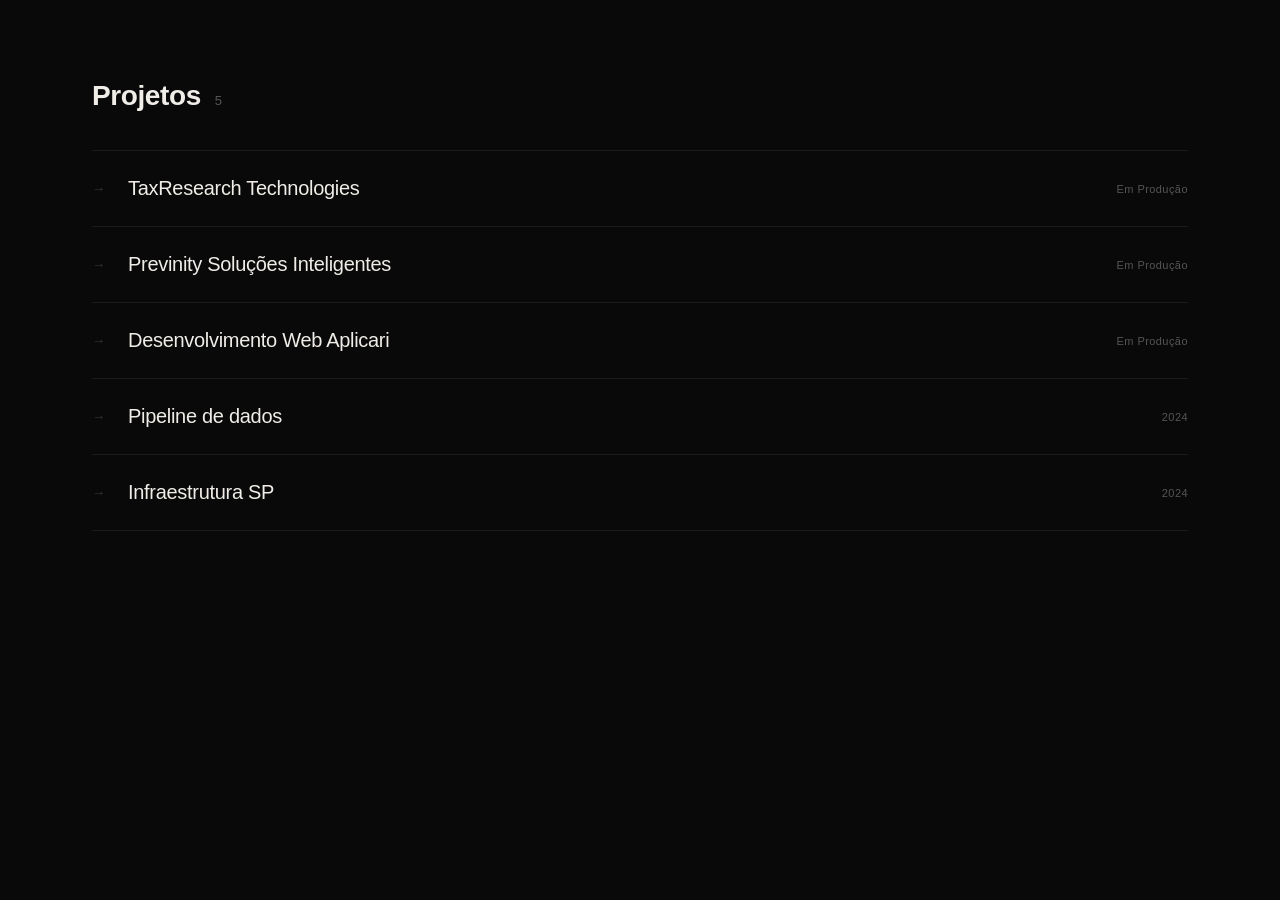
<file: abertura-pagina/Portfolio Modal.html>
<!DOCTYPE html>
<html lang="pt-BR">
<head>
  <meta charset="UTF-8">
  <meta name="viewport" content="width=device-width, initial-scale=1.0">
  <title>Projetos</title>
  <link rel="icon" href="favicon.svg" type="image/svg+xml">
  <style>
    *, *::before, *::after { box-sizing: border-box; margin: 0; padding: 0; }

    :root {
      --bg: #090909;
      --surface: #111214;
      --border: rgba(255,255,255,0.075);
      --text: #f0ede8;
      --muted: #555;
      --dim: rgba(240,237,232,0.55);
    }

    html, body {
      height: 100%;
      background: var(--bg);
      color: var(--text);
      font-family: -apple-system, BlinkMacSystemFont, 'Helvetica Neue', Helvetica, sans-serif;
      -webkit-font-smoothing: antialiased;
    }

    /* ─── LIST PAGE ─────────────────────────────────────────── */
    .page {
      max-width: 1200px;
      margin: 0 auto;
      padding: 80px 52px 120px;
    }

    .section-head {
      display: flex;
      align-items: baseline;
      gap: 14px;
      margin-bottom: 38px;
    }

    .section-head h1 {
      font-size: 28px;
      font-weight: 600;
      letter-spacing: -0.4px;
    }

    .section-head .n {
      font-size: 13px;
      color: var(--muted);
      font-weight: 400;
    }

    .divider { border: none; border-top: 1px solid var(--border); }

    .proj-list { list-style: none; }

    .proj-item {
      display: grid;
      grid-template-columns: 18px 1fr auto;
      align-items: center;
      gap: 18px;
      padding: 26px 0;
      border-bottom: 1px solid var(--border);
      cursor: pointer;
      transition: padding-left 0.3s cubic-bezier(0.22, 1, 0.36, 1);
      user-select: none;
    }

    .proj-item:hover { padding-left: 8px; }

    .proj-item .arr {
      font-size: 13px;
      color: #3a3a3a;
      transition: color 0.2s, transform 0.3s cubic-bezier(0.22, 1, 0.36, 1);
      line-height: 1;
    }

    .proj-item:hover .arr {
      color: var(--text);
      transform: translateX(4px);
    }

    .proj-item .name {
      font-size: 20px;
      font-weight: 500;
      letter-spacing: -0.3px;
    }

    .proj-item .tag {
      font-size: 11px;
      color: var(--muted);
      letter-spacing: 0.04em;
    }

    /* ─── OVERLAY ────────────────────────────────────────────── */
    .overlay {
      position: fixed;
      inset: 0;
      background: rgba(6, 6, 6, 0.88);
      backdrop-filter: blur(22px);
      -webkit-backdrop-filter: blur(22px);
      display: none;
      align-items: center;
      justify-content: center;
      z-index: 100;
    }

    .overlay.active { display: flex; }

    /* ─── MODAL ──────────────────────────────────────────────── */
    .modal {
      width: calc(100vw - 80px);
      max-width: 1260px;
      height: calc(100vh - 80px);
      max-height: 880px;
      background: var(--surface);
      border: 1px solid rgba(255,255,255,0.09);
      border-radius: 12px;
      display: flex;
      flex-direction: column;
      overflow: hidden;
      will-change: clip-path, transform, opacity;
      position: relative;
    }

    /* subtle page-lift sheen during open */
    .modal::before {
      content: '';
      position: absolute;
      inset: 0;
      background: linear-gradient(180deg,
        rgba(255,255,255,0.04) 0%,
        rgba(255,255,255,0.0) 30%);
      pointer-events: none;
      z-index: 1;
      opacity: 0;
      border-radius: inherit;
      transition: opacity 0.5s ease;
    }

    .modal.sheen::before { opacity: 1; }

    /* HEADER */
    .modal-header {
      display: flex;
      align-items: center;
      gap: 20px;
      padding: 17px 28px;
      border-bottom: 1px solid var(--border);
      flex-shrink: 0;
    }

    .esc {
      background: rgba(255,255,255,0.05);
      border: 1px solid rgba(255,255,255,0.09);
      color: #666;
      font-size: 10px;
      letter-spacing: 0.1em;
      padding: 5px 10px;
      border-radius: 4px;
      cursor: pointer;
      font-family: inherit;
      transition: background 0.15s, color 0.15s;
      flex-shrink: 0;
    }

    .esc:hover { background: rgba(255,255,255,0.1); color: #ccc; }

    .modal-hname {
      font-size: 15px;
      font-weight: 500;
      letter-spacing: -0.1px;
    }

    .vsep {
      width: 1px;
      height: 14px;
      background: rgba(255,255,255,0.12);
    }

    .modal-hcat {
      font-size: 10px;
      letter-spacing: 0.15em;
      color: var(--muted);
      text-transform: uppercase;
    }

    /* BODY */
    .modal-body {
      display: grid;
      grid-template-columns: 1fr 1fr;
      flex: 1;
      overflow: hidden;
    }

    .col-left {
      padding: 50px 52px;
      overflow-y: auto;
      border-right: 1px solid var(--border);
      scrollbar-width: thin;
      scrollbar-color: #2a2a2a transparent;
    }

    .col-left::-webkit-scrollbar { width: 4px; }
    .col-left::-webkit-scrollbar-thumb { background: #2a2a2a; border-radius: 2px; }

    .col-right {
      padding: 50px 48px;
      display: flex;
      flex-direction: column;
      overflow: hidden;
    }

    .big-title {
      font-size: 42px;
      font-weight: 700;
      letter-spacing: -1px;
      line-height: 1.05;
      margin-bottom: 22px;
    }

    .desc {
      font-size: 13.5px;
      line-height: 1.85;
      color: var(--dim);
      margin-bottom: 36px;
      text-wrap: pretty;
    }

    .hr-thin {
      border: none;
      border-top: 1px solid var(--border);
      margin-bottom: 22px;
    }

    .flow-label {
      font-size: 10px;
      letter-spacing: 0.14em;
      color: var(--muted);
      text-transform: uppercase;
      margin-bottom: 18px;
    }

    .step {
      font-size: 13.5px;
      line-height: 1.75;
      color: var(--dim);
      margin-bottom: 16px;
      text-wrap: pretty;
    }

    .step strong { color: var(--text); font-weight: 500; }

    /* ─── MOCKUP ─────────────────────────────────────────────── */
    .mockup {
      width: 100%;
      background: #161820;
      border-radius: 8px;
      border: 1px solid rgba(255,255,255,0.07);
      overflow: hidden;
      flex-shrink: 0;
    }

    .mock-bar {
      background: #12141a;
      border-bottom: 1px solid rgba(255,255,255,0.06);
      padding: 9px 14px;
      display: flex;
      align-items: center;
      justify-content: space-between;
    }

    .mock-dots { display: flex; gap: 6px; }
    .mock-dot { width: 10px; height: 10px; border-radius: 50%; }
    .mock-dot.r { background: #ff5f57; }
    .mock-dot.y { background: #ffbd2e; }
    .mock-dot.g { background: #28c840; }

    .mock-label {
      font-size: 9.5px;
      color: #3a3a3a;
      letter-spacing: 0.06em;
    }

    .mock-body { padding: 14px 14px 16px; }

    .mock-grid {
      display: grid;
      grid-template-columns: 1fr 1fr;
      gap: 7px;
      margin-bottom: 8px;
    }

    .mock-card {
      background: rgba(255,255,255,0.02);
      border: 1px solid rgba(255,255,255,0.05);
      border-radius: 5px;
      padding: 9px 11px 10px;
    }

    .mock-card-title {
      font-size: 8.5px;
      color: #444;
      letter-spacing: 0.08em;
      margin-bottom: 9px;
    }

    .mock-card-dot {
      width: 6px;
      height: 6px;
      border-radius: 50%;
      background: #2d6fc4;
    }

    .mock-chart {
      background: rgba(255,255,255,0.02);
      border: 1px solid rgba(255,255,255,0.05);
      border-radius: 5px;
      padding: 10px 10px 0;
      margin-bottom: 8px;
      overflow: hidden;
    }

    .mock-bars { display: flex; flex-direction: column; gap: 5px; }

    .mock-bar-row {
      display: grid;
      grid-template-columns: 56px 1fr;
      align-items: center;
      gap: 8px;
    }

    .mock-bar-name {
      font-size: 7.5px;
      color: #3e3e3e;
      white-space: nowrap;
      overflow: hidden;
      text-overflow: ellipsis;
    }

    .mock-bar-track {
      height: 3px;
      background: rgba(255,255,255,0.04);
      border-radius: 2px;
      overflow: hidden;
    }

    .mock-bar-fill {
      height: 100%;
      background: #2d6fc4;
      border-radius: 2px;
    }
  </style>
</head>
<body>

  <!-- ── PROJECT LIST ──────────────────────────── -->
  <main class="page">
    <div class="section-head">
      <h1>Projetos</h1>
      <span class="n">5</span>
    </div>
    <hr class="divider">
    <ul class="proj-list" id="projList"></ul>
  </main>

  <!-- ── MODAL OVERLAY ────────────────────────── -->
  <div class="overlay" id="overlay">
    <div class="modal" id="modal">
      <div class="modal-header">
        <button class="esc" id="closeBtn">ESC</button>
        <span class="modal-hname" id="mName"></span>
        <span class="vsep"></span>
        <span class="modal-hcat" id="mCat"></span>
      </div>
      <div class="modal-body">

        <div class="col-left" id="colLeft"></div>

        <div class="col-right">
          <div class="mockup">
            <div class="mock-bar">
              <div class="mock-dots">
                <div class="mock-dot r"></div>
                <div class="mock-dot y"></div>
                <div class="mock-dot g"></div>
              </div>
              <span class="mock-label" id="mMockLabel"></span>
              <span style="width:40px"></span>
            </div>
            <div class="mock-body" id="mMockBody"></div>
          </div>
        </div>

      </div>
    </div>
  </div>

  <script>
    /* ─── DATA ──────────────────────────────────────────────── */
    const projects = [
      {
        id: 'taxresearch',
        name: 'TaxResearch Technologies',
        category: 'CRM COMERCIAL',
        status: 'Em Produção',
        desc: 'Minha atuação na TaxResearch do Brasil se estabelece como elo tecnológico para a entrega dos melhores resultados nos serviços prestados. No suporte interno, atendo equipamentos, contas de e-mail da equipe, permissões de acesso e ajustes pontuais em sistemas — em geral resolvido por acesso remoto. Paralelamente, atuo no desenvolvimento de novas soluções tecnológicas; observo a operação, mantenho contato direto com colaboradores dos setores para entender demanda real e desenvolver ferramentas e sistemas completos, sob medida.',
        flowLabel: 'FLUXO',
        steps: [
          { t: 'Demanda chega, eu diagnostico', d: 'Suporte pontual, liberação de acesso ou pedido de nova ferramenta — entendo o contexto, quem usa e o que não pode quebrar.' },
          { t: 'Remoto quando dá, presencial quando precisa', d: 'E-mail, permissões e adequações de sistema via acesso remoto; hardware e casos críticos entram na fila com prioridade clara.' },
          { t: 'Levantamento com quem opera', d: 'Converso com os setores envolvidos, observo o fluxo atual e fecho o escopo do que precisa existir de fato.' },
          { t: 'Desenvolvimento e entrega', d: 'Construo a solução sob medida, valido com quem pediu e deixo rodando — CRM comercial, automações e painéis internos.' },
        ],
        mockLabel: 'TaxResearch Technologies',
        mockCards: ['SUPORTE REMOTO', 'E-MAIL & ACESSOS', 'SISTEMAS SOB MEDIDA', 'CONTATO COM SETORES'],
        mockBars: [{ l: 'Suporte remoto', w: 86 }, { l: 'E-mail & acess.', w: 70 }, { l: 'Sistemas sob m.', w: 62 }, { l: 'Contato setores', w: 45 }],
      },
      {
        id: 'previnity',
        name: 'Previnity Soluções Inteligentes',
        category: 'AUTOMAÇÃO',
        status: 'Em Produção',
        desc: 'Desenvolvimento de plataforma de análise e automação para a Previnity, integrando dados de múltiplas fontes para gerar insights operacionais em tempo real. A solução conecta APIs externas, processa pipelines e entrega dashboards customizados por área, eliminando exportações manuais e reduzindo tempo de geração de relatórios de horas para minutos.',
        flowLabel: 'FLUXO',
        steps: [
          { t: 'Mapeamento de fontes', d: 'Identificação de todos os sistemas que produzem dados — ERPs, planilhas, APIs externas e registros internos.' },
          { t: 'Pipeline de integração', d: 'Pipelines robustos que normalizam e consolidam dados em tempo real, sem depender de exportações manuais.' },
          { t: 'Dashboards por setor', d: 'Cada área recebe sua visão customizada — comercial, operacional, financeiro — com indicadores que fazem sentido para quem opera.' },
        ],
        mockLabel: 'Previnity Platform',
        mockCards: ['INGESTÃO', 'TRANSFORMAÇÃO', 'DASHBOARDS', 'ALERTAS'],
        mockBars: [{ l: 'Dados ingeridos', w: 92 }, { l: 'Transformações', w: 78 }, { l: 'Relatórios auto.', w: 88 }, { l: 'Alertas ativos', w: 54 }],
      },
      {
        id: 'aplicari',
        name: 'Desenvolvimento Web Aplicari',
        category: 'PLATAFORMA WEB',
        status: 'Em Produção',
        desc: 'Concepção e desenvolvimento completo da plataforma web da Aplicari, desde arquitetura de sistema até interface final. O projeto envolveu design de produto, desenvolvimento front-end e back-end, integração com APIs de pagamento e entrega em produção — do zero ao lançamento.',
        flowLabel: 'STACK',
        steps: [
          { t: 'Arquitetura e tecnologia', d: 'Definição do stack, modelagem de banco e arquitetura de API antes da primeira linha de produto.' },
          { t: 'Design e prototipagem', d: 'Wireframes, fluxos e protótipos de alta fidelidade validados com stakeholders antes do desenvolvimento.' },
          { t: 'Desenvolvimento e deploy', d: 'Implementação iterativa com entregas semanais, CI/CD e monitoramento de performance em produção.' },
        ],
        mockLabel: 'Aplicari Web',
        mockCards: ['FRONT-END', 'BACK-END', 'PAGAMENTOS', 'DEPLOY'],
        mockBars: [{ l: 'Performance', w: 94 }, { l: 'Uptime', w: 99 }, { l: 'Cobertura API', w: 82 }, { l: 'Testes', w: 71 }],
      },
      {
        id: 'pipeline',
        name: 'Pipeline de dados',
        category: 'DADOS',
        status: '2024',
        desc: 'Construção de pipeline de ingestão, transformação e visualização de dados para análise operacional. O projeto automatizou processos manuais de consolidação de relatórios, reduzindo de horas para minutos o tempo necessário para gerar indicadores estratégicos e alimentar decisões de gestão.',
        flowLabel: 'ETAPAS',
        steps: [
          { t: 'Ingestão', d: 'Coleta automatizada de dados de múltiplas fontes heterogêneas com tratamento de erros e retry logic.' },
          { t: 'Transformação', d: 'Normalização, enriquecimento e agregação conforme regras de negócio definidas com as áreas.' },
          { t: 'Visualização', d: 'Dashboards interativos com atualização automática e alertas configuráveis por threshold.' },
        ],
        mockLabel: 'Data Pipeline',
        mockCards: ['INGESTÃO', 'LIMPEZA', 'AGREGAÇÃO', 'OUTPUT'],
        mockBars: [{ l: 'Fontes ativas', w: 80 }, { l: 'Tx. sucesso', w: 97 }, { l: 'Latência', w: 60 }, { l: 'Throughput', w: 74 }],
      },
      {
        id: 'infra',
        name: 'Infraestrutura SP',
        category: 'INFRAESTRUTURA',
        status: '2024',
        desc: 'Reestruturação completa da infraestrutura de TI para a operação em São Paulo. O projeto abrangeu migração de serviços locais para nuvem, implementação de políticas de segurança, setup de monitoramento e documentação completa do ambiente — com janelas de manutenção minimizadas.',
        flowLabel: 'ESCOPO',
        steps: [
          { t: 'Diagnóstico do ambiente', d: 'Levantamento completo da infraestrutura, identificando gargalos, riscos e oportunidades de melhoria.' },
          { t: 'Migração para nuvem', d: 'Migração planejada e progressiva dos serviços críticos, com janelas de manutenção mínimas e rollback documentado.' },
          { t: 'Segurança e monitoramento', d: 'Políticas de acesso, backup automatizado, alertas de disponibilidade e documentação operacional completa.' },
        ],
        mockLabel: 'Infra SP',
        mockCards: ['SERVIDORES', 'REDE', 'SEGURANÇA', 'MONITORAMENTO'],
        mockBars: [{ l: 'Disponibilidade', w: 99 }, { l: 'Seg. incidentes', w: 88 }, { l: 'Backup status', w: 100 }, { l: 'Latência rede', w: 72 }],
      },
    ];

    /* ─── RENDER LIST ───────────────────────────────────────── */
    const list = document.getElementById('projList');
    projects.forEach(p => {
      const li = document.createElement('li');
      li.className = 'proj-item';
      li.innerHTML = `
        <span class="arr">→</span>
        <span class="name">${p.name}</span>
        <span class="tag">${p.status}</span>`;
      li.addEventListener('click', () => openModal(li, p));
      list.appendChild(li);
    });

    /* ─── ANIMATION STATE ───────────────────────────────────── */
    const overlay  = document.getElementById('overlay');
    const modal    = document.getElementById('modal');
    const closeBtn = document.getElementById('closeBtn');

    let activeAnim  = null;
    let isOpen      = false;
    let savedOrigin = { topPct: 50, bottomPct: 50 };

    /* ─── OPEN ──────────────────────────────────────────────── */
    function openModal(itemEl, project) {
      if (isOpen) return;

      /* populate content */
      document.getElementById('mName').textContent    = project.name;
      document.getElementById('mCat').textContent     = project.category;
      document.getElementById('mMockLabel').textContent = project.mockLabel;

      document.getElementById('colLeft').innerHTML = `
        <h2 class="big-title">${project.name}</h2>
        <p class="desc">${project.desc}</p>
        <hr class="hr-thin">
        <div class="flow-label">${project.flowLabel}</div>
        ${project.steps.map(s => `
          <div class="step"><strong>${s.t}</strong> — ${s.d}</div>`).join('')}`;

      document.getElementById('mMockBody').innerHTML = `
        <div class="mock-grid">
          ${project.mockCards.map(c => `
            <div class="mock-card">
              <div class="mock-card-title">${c}</div>
              <div class="mock-card-dot"></div>
            </div>`).join('')}
        </div>
        <div class="mock-chart">
          <svg width="100%" height="58" viewBox="0 0 300 58" preserveAspectRatio="none">
            <polyline points="0,42 40,36 80,44 110,26 150,30 180,18 220,22 260,14 300,16"
              fill="none" stroke="#2d6fc4" stroke-width="1.5" stroke-linejoin="round"/>
            <polyline points="0,52 40,48 80,50 110,42 150,45 180,38 220,40 260,34 300,36"
              fill="none" stroke="#1d4a88" stroke-width="1" stroke-linejoin="round"/>
          </svg>
        </div>
        <div class="mock-bars">
          ${project.mockBars.map(b => `
            <div class="mock-bar-row">
              <span class="mock-bar-name">${b.l}</span>
              <div class="mock-bar-track"><div class="mock-bar-fill" style="width:${b.w}%"></div></div>
            </div>`).join('')}
        </div>`;

      /* show overlay (invisible) so modal has layout */
      overlay.style.opacity = '0';
      overlay.classList.add('active');

      /* measure after paint */
      requestAnimationFrame(() => {
        const mRect   = modal.getBoundingClientRect();
        const iRect   = itemEl.getBoundingClientRect();
        const iCY     = iRect.top + iRect.height / 2;
        const relY    = ((iCY - mRect.top) / mRect.height) * 100;
        const clamped = Math.max(4, Math.min(94, relY));

        /* thin slice (≈2%) centred on the clicked row */
        const tc = clamped - 1;   /* top clip   */
        const bc = (100 - clamped) - 1; /* bottom clip */

        savedOrigin = { topPct: tc, bottomPct: bc };

        isOpen = true;
        modal.classList.add('sheen');
        setTimeout(() => modal.classList.remove('sheen'), 700);

        /* ── overlay fade ── */
        overlay.animate(
          [{ opacity: 0 }, { opacity: 1 }],
          { duration: 380, easing: 'ease-out', fill: 'forwards' }
        );

        /* ── modal page-unfold ── */
        if (activeAnim) activeAnim.cancel();
        activeAnim = modal.animate([
          {
            clipPath: `inset(${tc.toFixed(1)}% 5% ${bc.toFixed(1)}% 5%)`,
            transform: 'perspective(1100px) rotateX(-14deg) scale(0.96)',
            opacity: 0,
          },
          {
            clipPath: 'inset(0% 0% 0% 0% round 12px)',
            transform: 'perspective(1100px) rotateX(0deg) scale(1)',
            opacity: 1,
          },
        ], {
          duration: 680,
          easing: 'cubic-bezier(0.22, 1, 0.36, 1)',
          fill: 'forwards',
        });
      });
    }

    /* ─── CLOSE ─────────────────────────────────────────────── */
    function closeModal() {
      if (!isOpen) return;
      isOpen = false;

      const { topPct: tc, bottomPct: bc } = savedOrigin;

      /* ── overlay fade ── */
      overlay.animate(
        [{ opacity: 1 }, { opacity: 0 }],
        { duration: 320, delay: 80, easing: 'ease-in', fill: 'forwards' }
      );

      /* ── modal page-fold ── */
      if (activeAnim) activeAnim.cancel();
      activeAnim = modal.animate([
        {
          clipPath: 'inset(0% 0% 0% 0% round 12px)',
          transform: 'perspective(1100px) rotateX(0deg) scale(1)',
          opacity: 1,
        },
        {
          clipPath: `inset(${tc.toFixed(1)}% 5% ${bc.toFixed(1)}% 5%)`,
          transform: 'perspective(1100px) rotateX(-10deg) scale(0.97)',
          opacity: 0,
        },
      ], {
        duration: 420,
        easing: 'cubic-bezier(0.55, 0, 0.75, 0)',
        fill: 'forwards',
      });

      activeAnim.addEventListener('finish', () => {
        overlay.classList.remove('active');
        overlay.style.opacity = '';
      });
    }

    /* ─── LISTENERS ─────────────────────────────────────────── */
    closeBtn.addEventListener('click', closeModal);
    overlay.addEventListener('click', e => { if (e.target === overlay) closeModal(); });
    document.addEventListener('keydown', e => { if (e.key === 'Escape') closeModal(); });
  </script>
</body>
</html>
</file>
